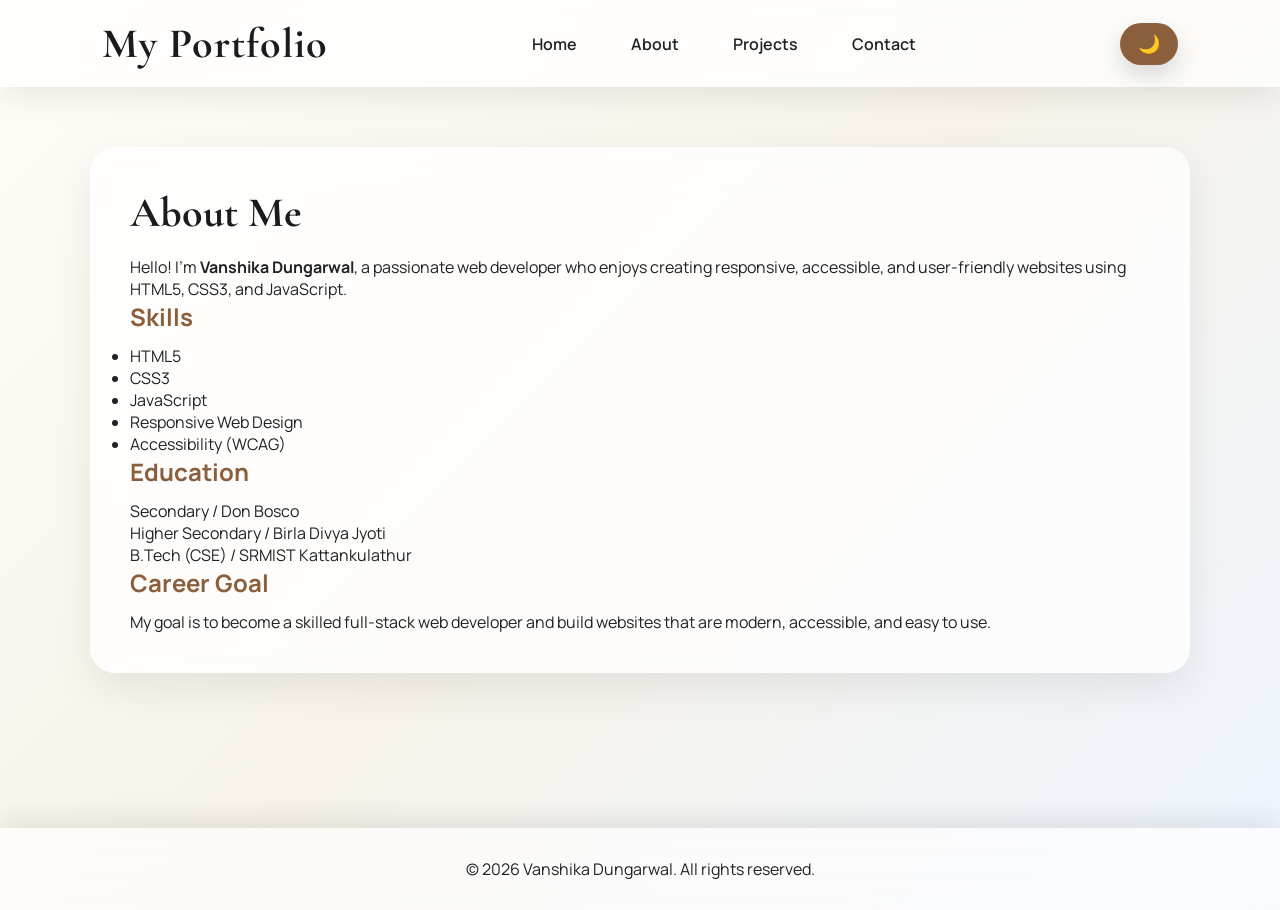
<file: about.html>
<!DOCTYPE html>
<html lang="en">
<head>
    <meta charset="UTF-8">
    <meta name="viewport" content="width=device-width, initial-scale=1.0">
    <meta name="description" content="Learn more about me, my skills, and my education.">
    <meta name="keywords" content="portfolio, about me, web developer, HTML5">
    <meta name="author" content="Your Name">

    <title>About | Personal Portfolio</title>

    <link rel="stylesheet" href="css/style.css">
</head>
<body>

    <header>
        <h1>My Portfolio</h1>

        <nav aria-label="Main Navigation">
            <ul>
                <li><a href="index.html">Home</a></li>
                <li><a href="about.html" aria-current="page">About</a></li>
                <li><a href="projects.html">Projects</a></li>
                <li><a href="contact.html">Contact</a></li>
            </ul>
        </nav>
        <button id="theme-toggle" aria-label="Toggle light and dark mode">
    🌙
    </button>
    </header>

    <main>
        <section aria-labelledby="about-heading">
            <h2 id="about-heading">About Me</h2>

            <article>
                <p>
                    Hello! I'm <strong>Vanshika Dungarwal</strong>, a passionate web developer who enjoys creating
                    responsive, accessible, and user-friendly websites using HTML5, CSS3, and JavaScript.
                </p>

                <h3>Skills</h3>
                <ul>
                    <li>HTML5</li>
                    <li>CSS3</li>
                    <li>JavaScript</li>
                    <li>Responsive Web Design</li>
                    <li>Accessibility (WCAG)</li>
                </ul>

                <h3>Education</h3>
                <p>Secondary / Don Bosco</p>
                <p>Higher Secondary / Birla Divya Jyoti</p>
                <p>B.Tech (CSE) / SRMIST Kattankulathur</p>

                <h3>Career Goal</h3>
                <p>
                    My goal is to become a skilled full-stack web developer and build websites that are modern, accessible, and easy to use.
                </p>
            </article>
        </section>
    </main>

    <footer>
        <p>&copy; 2026 Vanshika Dungarwal. All rights reserved.</p>
    </footer>

</body>
</html>
</file>
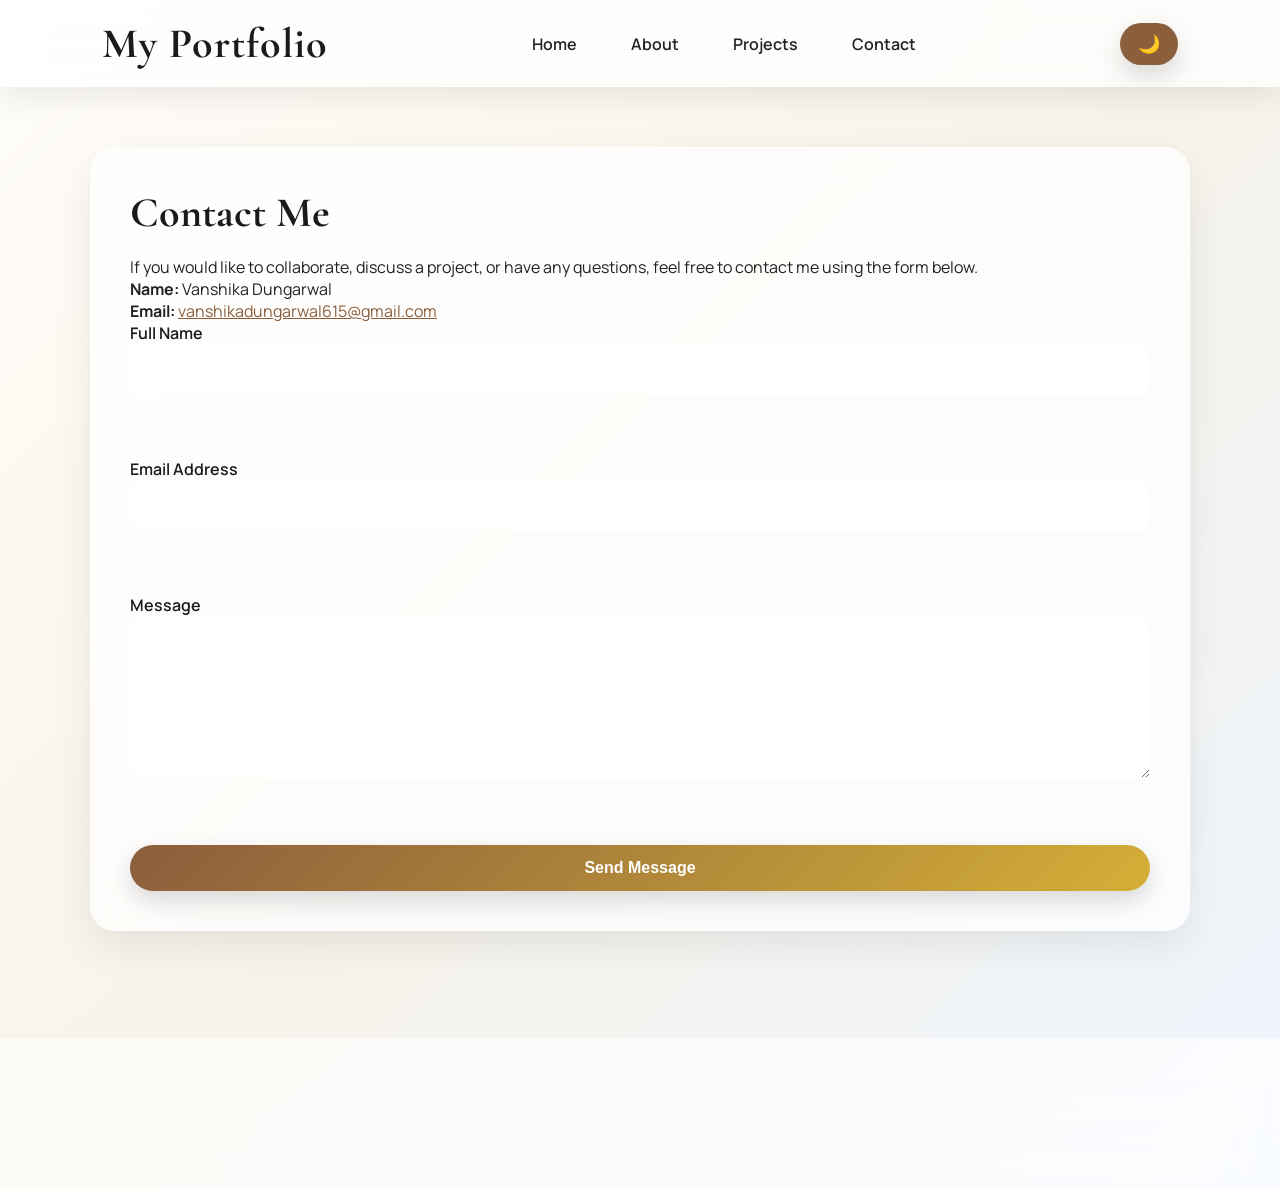
<file: contact.html>
<!DOCTYPE html>
<html lang="en">
<head>
    <meta charset="UTF-8">
    <meta name="viewport" content="width=device-width, initial-scale=1.0">
    <meta name="description" content="Contact Vanshika Dungarwal through her personal portfolio website.">
    <meta name="keywords" content="contact, portfolio, web developer, HTML5">
    <meta name="author" content="Vanshika Dungarwal">

    <title>Contact | Personal Portfolio</title>

    <link rel="stylesheet" href="css/style.css">
</head>
<body>

<header>
    <h1>My Portfolio</h1>

    <nav aria-label="Main Navigation">
        <ul>
            <li><a href="index.html">Home</a></li>
            <li><a href="about.html">About</a></li>
            <li><a href="projects.html">Projects</a></li>
            <li><a href="contact.html" aria-current="page">Contact</a></li>
        </ul>
    </nav>
    <button id="theme-toggle" aria-label="Toggle light and dark mode">
    🌙
    </button>
</header>

<main>

    <section aria-labelledby="contact-heading">

        <h2 id="contact-heading">Contact Me</h2>

        <article>
            <p>
                If you would like to collaborate, discuss a project, or have any questions,
                feel free to contact me using the form below.
            </p>

            <p><strong>Name:</strong> Vanshika Dungarwal</p>

            <p>
                <strong>Email:</strong>
                <a href="mailto:vanshikadungarwal615@gmail.com">
                    vanshikadungarwal615@gmail.com
                </a>
            </p>
        </article>

        <form aria-label="Contact Form">

            <div>
                <label for="name">Full Name</label><br>
                <input
                    type="text"
                    id="name"
                    name="name"
                    required
                    aria-required="true"
                >
            </div>

            <br>

            <div>
                <label for="email">Email Address</label><br>
                <input
                    type="email"
                    id="email"
                    name="email"
                    required
                    aria-required="true"
                >
            </div>

            <br>

            <div>
                <label for="message">Message</label><br>
                <textarea
                    id="message"
                    name="message"
                    rows="6"
                    required
                    aria-required="true"
                ></textarea>
            </div>

            <br>

            <button type="submit">Send Message</button>

        </form>

    </section>

</main>

<footer>
    <p>&copy; 2026 Vanshika Dungarwal. All Rights Reserved.</p>

    <p>
        Email:
        <a href="mailto:vanshikadungarwal615@gmail.com">
            vanshikadungarwal615@gmail.com
        </a>
    </p>
</footer>

<script src="js/script.js"></script>

</body>
</html>
</file>
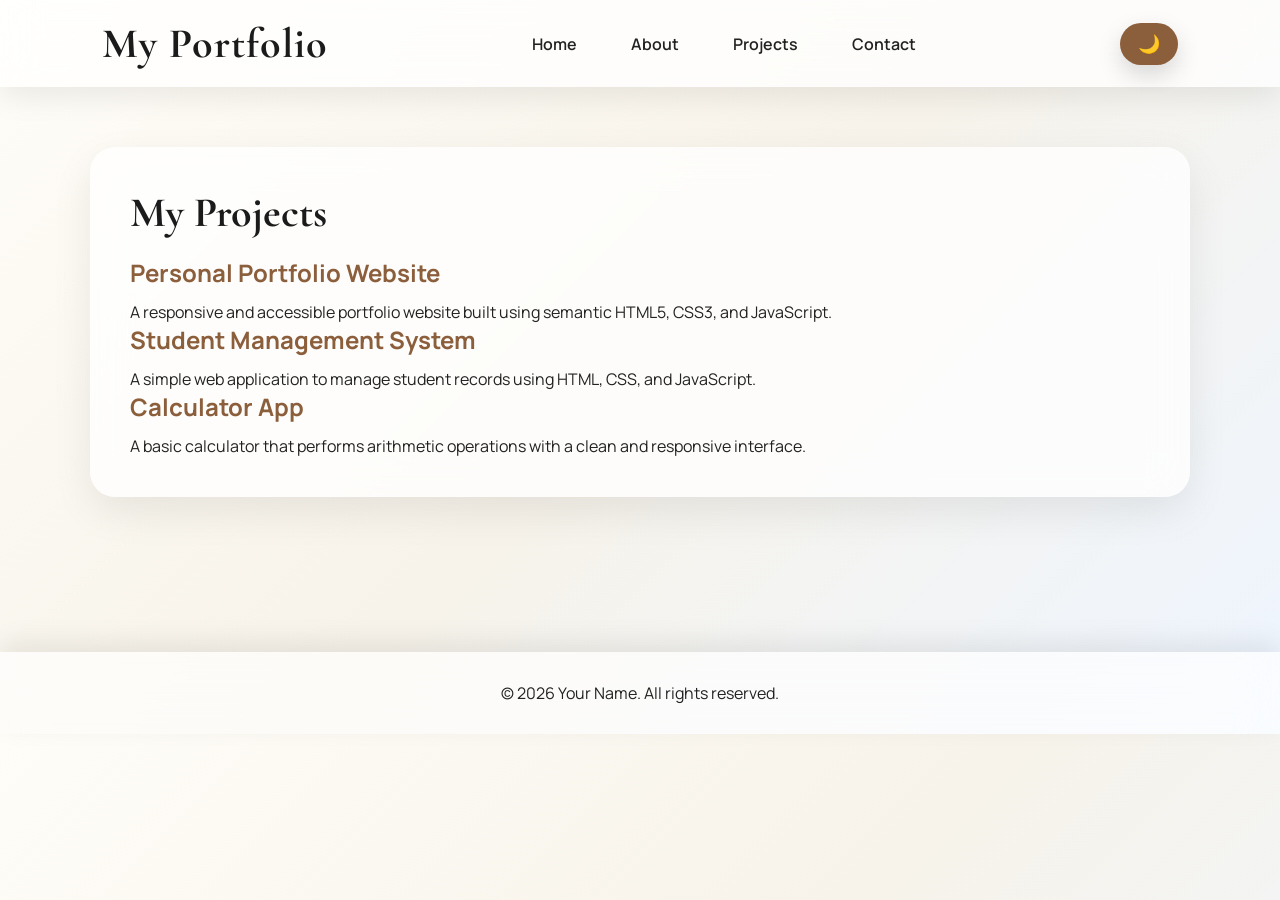
<file: projects.html>
<!DOCTYPE html>
<html lang="en">
<head>
    <meta charset="UTF-8">
    <meta name="viewport" content="width=device-width, initial-scale=1.0">
    <meta name="description" content="View my web development projects and portfolio.">
    <meta name="keywords" content="portfolio, projects, HTML5, CSS3, JavaScript">
    <meta name="author" content="Your Name">

    <title>Projects | Personal Portfolio</title>

    <link rel="stylesheet" href="css/style.css">
</head>
<body>

<header>
    <h1>My Portfolio</h1>

    <nav aria-label="Main Navigation">
        <ul>
            <li><a href="index.html">Home</a></li>
            <li><a href="about.html">About</a></li>
            <li><a href="projects.html" aria-current="page">Projects</a></li>
            <li><a href="contact.html">Contact</a></li>
        </ul>
    </nav>
    <button id="theme-toggle" aria-label="Toggle light and dark mode">
    🌙
    </button>
</header>

<main>
    <section aria-labelledby="projects-heading">
        <h2 id="projects-heading">My Projects</h2>

        <article>
            <h3>Personal Portfolio Website</h3>
            <p>
                A responsive and accessible portfolio website built using semantic HTML5, CSS3, and JavaScript.
            </p>
        </article>

        <article>
            <h3>Student Management System</h3>
            <p>
                A simple web application to manage student records using HTML, CSS, and JavaScript.
            </p>
        </article>

        <article>
            <h3>Calculator App</h3>
            <p>
                A basic calculator that performs arithmetic operations with a clean and responsive interface.
            </p>
        </article>
    </section>
</main>

<footer>
    <p>&copy; 2026 Your Name. All rights reserved.</p>
</footer>

</body>
</html>
</file>
<file: css/style.css>
/* ===========================
   Google Fonts
=========================== */
@import url('https://fonts.googleapis.com/css2?family=Cormorant+Garamond:wght@600;700&family=Manrope:wght@300;400;500;600;700&display=swap');

/* ===========================
   CSS Variables
=========================== */

:root{

--bg:#faf8f5;
--card:rgba(255,255,255,.75);
--text:#222;
--heading:#1b1b1b;
--primary:#8b5e3c;
--secondary:#d4af37;
--shadow:0 15px 40px rgba(0,0,0,.08);

}

/* Dark Theme */

body.dark-mode{

--bg:#0f172a;
--card:rgba(30,41,59,.85);
--text:#f1f5f9;
--heading:#ffffff;
--primary:#60a5fa;
--secondary:#fbbf24;
--shadow:0 20px 45px rgba(0,0,0,.45);

}

/* ===========================
   Reset
=========================== */

*{

margin:0;
padding:0;
box-sizing:border-box;

}

html{

scroll-behavior:smooth;

}

body{

font-family:'Manrope',sans-serif;

background:
linear-gradient(
135deg,
#fffdf8,
#f7f3ea,
#eef5ff
);

color:var(--text);

transition:.4s;

}

/* ===========================
   Header
=========================== */

header{

position:sticky;
top:0;

display:flex;
justify-content:space-between;
align-items:center;

padding:18px 8%;

background:rgba(255,255,255,.75);

backdrop-filter:blur(18px);

box-shadow:0 10px 30px rgba(0,0,0,.08);

z-index:1000;

}

/* Dark Header */

body.dark-mode header{

background:rgba(15,23,42,.85);

}

/* Logo */

header h1{

font-family:'Cormorant Garamond',serif;

font-size:42px;

letter-spacing:1px;

color:var(--heading);

}

/* Navigation */

nav ul{

display:flex;

gap:18px;

list-style:none;

}

nav a{

text-decoration:none;

font-weight:600;

padding:10px 18px;

border-radius:12px;

color:var(--text);

transition:.35s;

}

nav a:hover{

background:var(--primary);

color:white;

}

/* Theme Button */

#theme-toggle{

padding:10px 18px;

border:none;

border-radius:50px;

background:var(--primary);

color:white;

cursor:pointer;

font-size:18px;

transition:.3s;

}

#theme-toggle:hover{

transform:scale(1.05);

}

/* ===========================
   Main
=========================== */

main{

width:min(1100px,92%);

margin:auto;

padding:60px 0;

}
/* ===========================
   Hero Section
=========================== */

.hero{

display:flex;
align-items:center;
justify-content:space-between;
gap:50px;
flex-wrap:wrap;

}

.hero-text{

flex:1;

}

.hero-text h2{

font-family:'Cormorant Garamond',serif;
font-size:60px;
color:var(--heading);
margin-bottom:20px;

}

.hero-text p{

font-size:18px;
line-height:1.8;
margin-bottom:30px;

}

.hero-image{

flex:1;
display:flex;
justify-content:center;

}

.hero-image img{

width:320px;
height:320px;
object-fit:cover;

border-radius:50%;

border:8px solid rgba(255,255,255,.6);

box-shadow:var(--shadow);

transition:.4s;

}

.hero-image img:hover{

transform:scale(1.05);

}

/* ===========================
   Sections
=========================== */

section{

background:var(--card);

backdrop-filter:blur(18px);

padding:40px;

border-radius:25px;

box-shadow:var(--shadow);

margin-bottom:35px;

transition:.35s;

}

section:hover{

transform:translateY(-6px);

}

/* Headings */

h2{

font-family:'Cormorant Garamond',serif;

font-size:42px;

margin-bottom:18px;

color:var(--heading);

}

h3{

font-size:24px;

margin-bottom:12px;

color:var(--primary);

}

/* ===========================
   Buttons
=========================== */

button{

padding:14px 30px;

border:none;

border-radius:50px;

background:linear-gradient(
135deg,
var(--primary),
var(--secondary)
);

color:white;

font-size:16px;

font-weight:600;

cursor:pointer;

transition:.35s;

box-shadow:0 10px 25px rgba(0,0,0,.15);

}

button:hover{

transform:translateY(-3px);

box-shadow:0 15px 30px rgba(0,0,0,.25);

}

/* ===========================
   Project Cards
=========================== */

.projects{

display:grid;

grid-template-columns:
repeat(auto-fit,minmax(280px,1fr));

gap:25px;

}

.project-card{

background:var(--card);

padding:25px;

border-radius:20px;

box-shadow:var(--shadow);

transition:.35s;

}

.project-card:hover{

transform:translateY(-8px);

}

.project-card img{

width:100%;

height:200px;

object-fit:cover;

border-radius:15px;

margin-bottom:18px;

}

.project-card h3{

margin-bottom:10px;

}

.project-card p{

line-height:1.7;

}

/* ===========================
   Skills
=========================== */

.skills{

display:grid;

grid-template-columns:
repeat(auto-fit,minmax(220px,1fr));

gap:20px;

}

.skill{

background:rgba(255,255,255,.55);

padding:20px;

border-radius:18px;

text-align:center;

transition:.35s;

}

body.dark-mode .skill{

background:rgba(255,255,255,.08);

}

.skill:hover{

transform:translateY(-6px);

}
/* ===========================
   Contact Form
=========================== */

form{
    display:flex;
    flex-direction:column;
    gap:20px;
}

label{
    font-weight:600;
    margin-bottom:6px;
    color:var(--heading);
}

input,
textarea{

    width:100%;
    padding:15px 18px;

    border:none;

    border-radius:15px;

    background:rgba(255,255,255,.65);

    backdrop-filter:blur(12px);

    font-size:16px;

    font-family:'Manrope',sans-serif;

    color:var(--text);

    transition:.3s;

}

body.dark-mode input,
body.dark-mode textarea{

    background:rgba(255,255,255,.08);

}

input:focus,
textarea:focus{

    outline:3px solid var(--secondary);

}

/* ===========================
   Links
=========================== */

a{

color:var(--primary);

transition:.3s;

}

a:hover{

color:var(--secondary);

}

/* ===========================
   Footer
=========================== */

footer{

margin-top:60px;

padding:30px;

text-align:center;

background:rgba(255,255,255,.65);

backdrop-filter:blur(18px);

box-shadow:0 -10px 25px rgba(0,0,0,.08);

}

body.dark-mode footer{

background:rgba(15,23,42,.85);

}

/* ===========================
   Fade Animation
=========================== */

section{

animation:fadeUp .8s ease;

}

@keyframes fadeUp{

0%{

opacity:0;

transform:translateY(35px);

}

100%{

opacity:1;

transform:translateY(0);

}

}

/* ===========================
   Accessibility
=========================== */

button:focus,
a:focus,
input:focus,
textarea:focus{

outline:3px solid var(--secondary);

outline-offset:4px;

}

/* ===========================
   Responsive
=========================== */

@media (max-width:900px){

header{

flex-direction:column;

gap:18px;

}

.hero{

flex-direction:column-reverse;

text-align:center;

}

.hero-text h2{

font-size:44px;

}

.hero-image img{

width:240px;

height:240px;

}

}

@media (max-width:600px){

header h1{

font-size:32px;

}

nav ul{

flex-direction:column;

align-items:center;

}

section{

padding:25px;

}

button{

width:100%;

}

h2{

font-size:34px;

}

}
</file>
